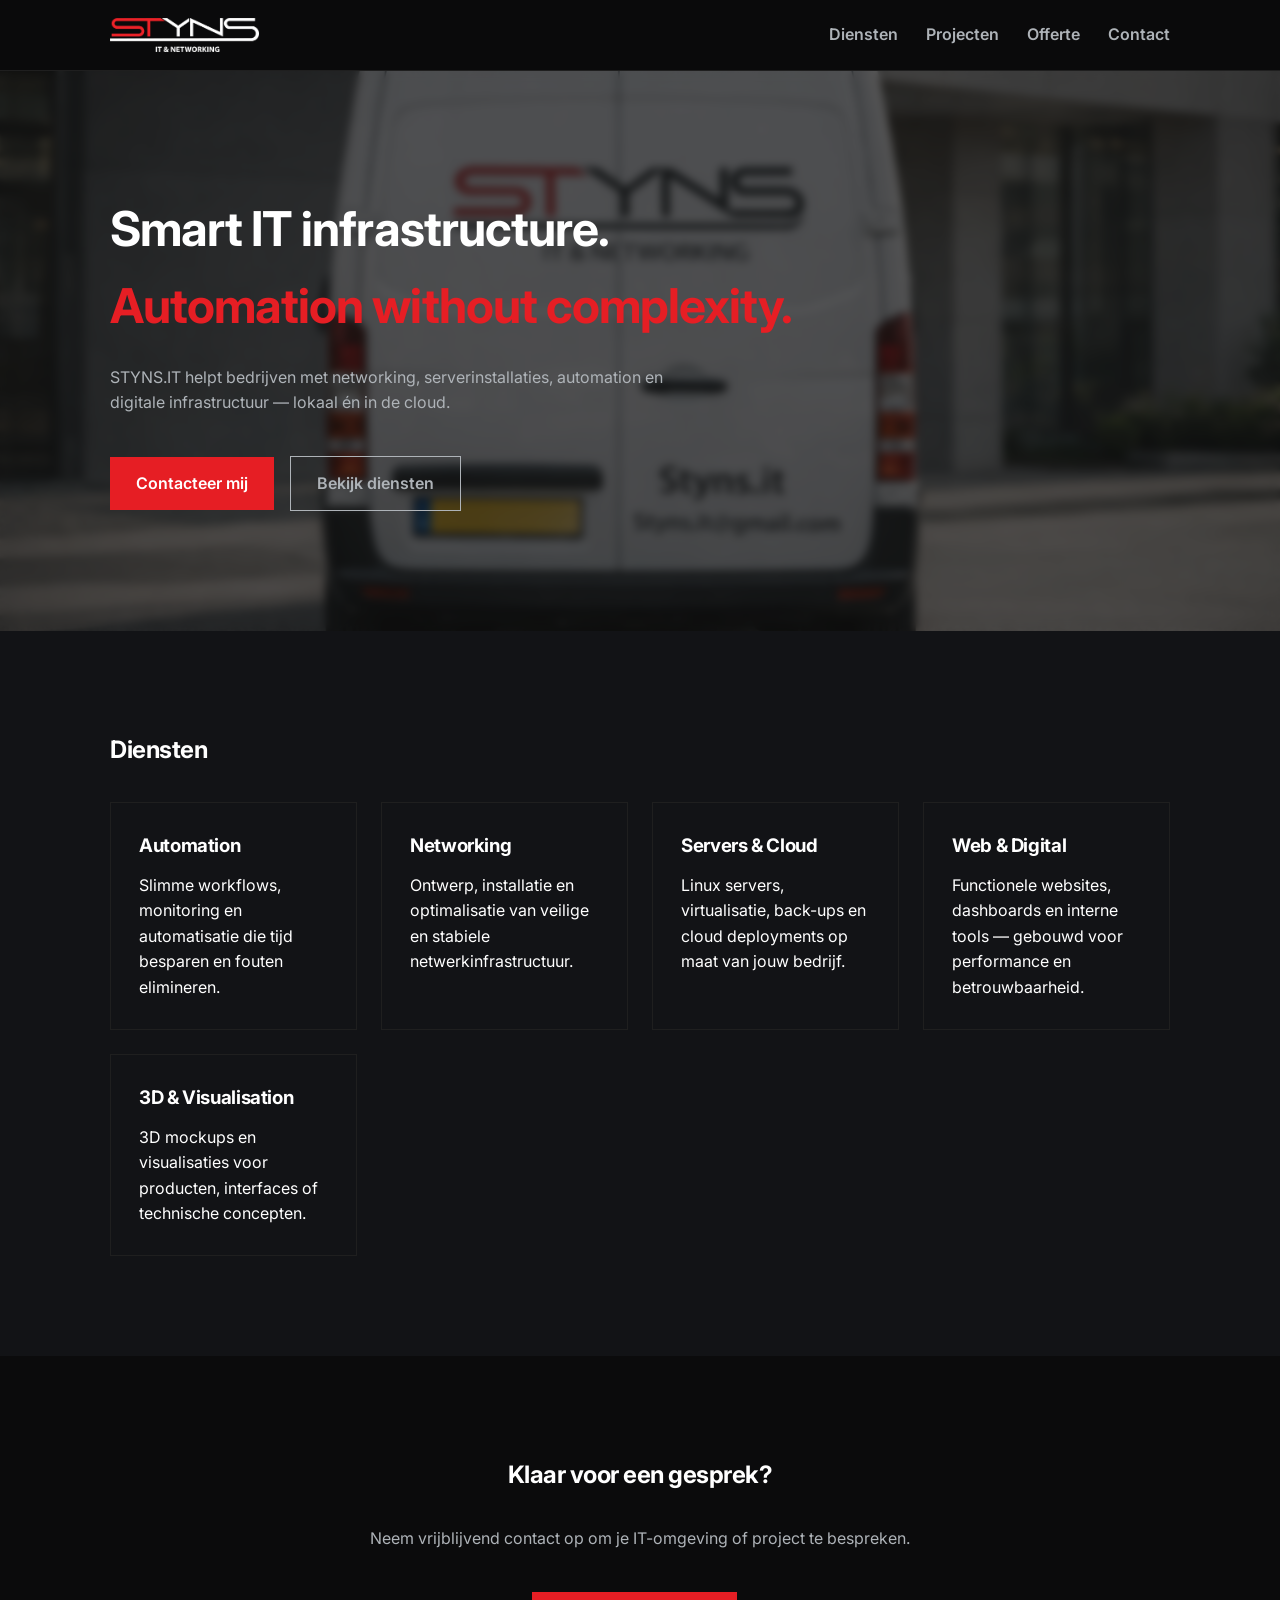
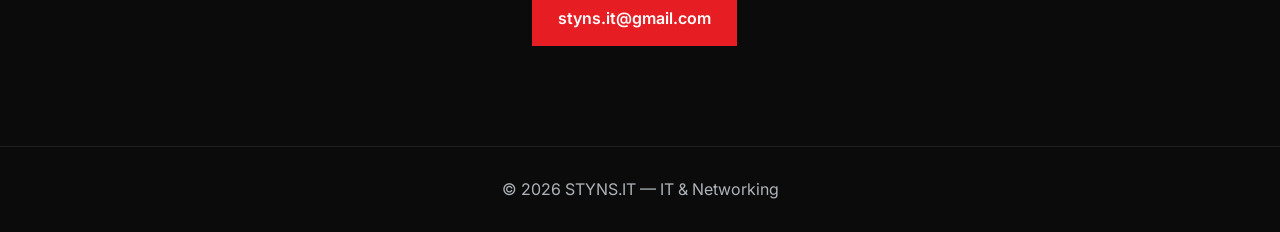
<file: index.html>
<!DOCTYPE html>
<html lang="nl">
<head>
  <meta charset="UTF-8" />
  <meta name="viewport" content="width=device-width, initial-scale=1.0" />

  <title>STYNS.IT — Automation, Networking & IT Infrastructure</title>

  <meta name="description"
        content="STYNS.IT levert professionele IT-oplossingen: automation, networking, serverinstallaties en web & cloud infrastructuur." />

  <!-- Favicon (later toevoegen) -->
  <!-- <link rel="icon" href="/favicon.ico"> -->

  <!-- Fonts -->
  <link rel="preconnect" href="https://fonts.googleapis.com">
  <link rel="preconnect" href="https://fonts.gstatic.com" crossorigin>
  <link href="https://fonts.googleapis.com/css2?family=Inter:wght@400;500;600;700;800&display=swap" rel="stylesheet">

  <!-- CSS -->
  <link rel="stylesheet" href="css/style.css">
</head>

<body>

  <!-- ================= HEADER ================= -->
  <header class="site-header">
    <div class="container header-inner">
      <img src="images/styns_white.png" alt="STYNS.IT logo" class="logo">

      <nav class="main-nav">
        <a href="#diensten">Diensten</a>
        <a href="#projecten">Projecten</a>
        <a href="offerte.html" class="nav-cta">Offerte</a>
        <a href="#contact">Contact</a>
      </nav>
    </div>
  </header>

  <!-- ================= HERO ================= -->
  <section class="hero">
    <div class="container hero-inner">
      <h1>
        Smart IT infrastructure.<br>
        <span>Automation without complexity.</span>
      </h1>

      <p class="hero-subtitle">
        STYNS.IT helpt bedrijven met networking, serverinstallaties,
        automation en digitale infrastructuur — lokaal én in de cloud.
      </p>

      <div class="hero-actions">
        <a href="#contact" class="btn primary">Contacteer mij</a>
        <a href="#diensten" class="btn secondary">Bekijk diensten</a>
      </div>
    </div>
  </section>

  <!-- ================= DIENSTEN ================= -->
  <section id="diensten" class="services">
    <div class="container">
      <h2>Diensten</h2>

      <div class="service-grid">

        <div class="service-card">
          <h3>Automation</h3>
          <p>
            Slimme workflows, monitoring en automatisatie
            die tijd besparen en fouten elimineren.
          </p>
        </div>

        <div class="service-card">
          <h3>Networking</h3>
          <p>
            Ontwerp, installatie en optimalisatie van veilige
            en stabiele netwerkinfrastructuur.
          </p>
        </div>

        <div class="service-card">
          <h3>Servers & Cloud</h3>
          <p>
            Linux servers, virtualisatie, back-ups en cloud deployments
            op maat van jouw bedrijf.
          </p>
        </div>

        <div class="service-card">
          <h3>Web & Digital</h3>
          <p>
            Functionele websites, dashboards en interne tools —
            gebouwd voor performance en betrouwbaarheid.
          </p>
        </div>

        <div class="service-card">
          <h3>3D & Visualisation</h3>
          <p>
            3D mockups en visualisaties voor producten,
            interfaces of technische concepten.
          </p>
        </div>

      </div>
    </div>
  </section>

  <!-- ================= CONTACT ================= -->
  <section id="contact" class="contact">
    <div class="container contact-inner">
      <h2>Klaar voor een gesprek?</h2>

      <p>
        Neem vrijblijvend contact op om je IT-omgeving
        of project te bespreken.
      </p>

      <a href="mailto:styns.it@gmail.com" class="btn primary">
        styns.it@gmail.com
      </a>
    </div>
  </section>

  <!-- ================= FOOTER ================= -->
  <footer class="site-footer">
    <div class="container footer-inner">
      <p>© 2026 STYNS.IT — IT & Networking</p>
    </div>
  </footer>

</body>
</html>
</file>
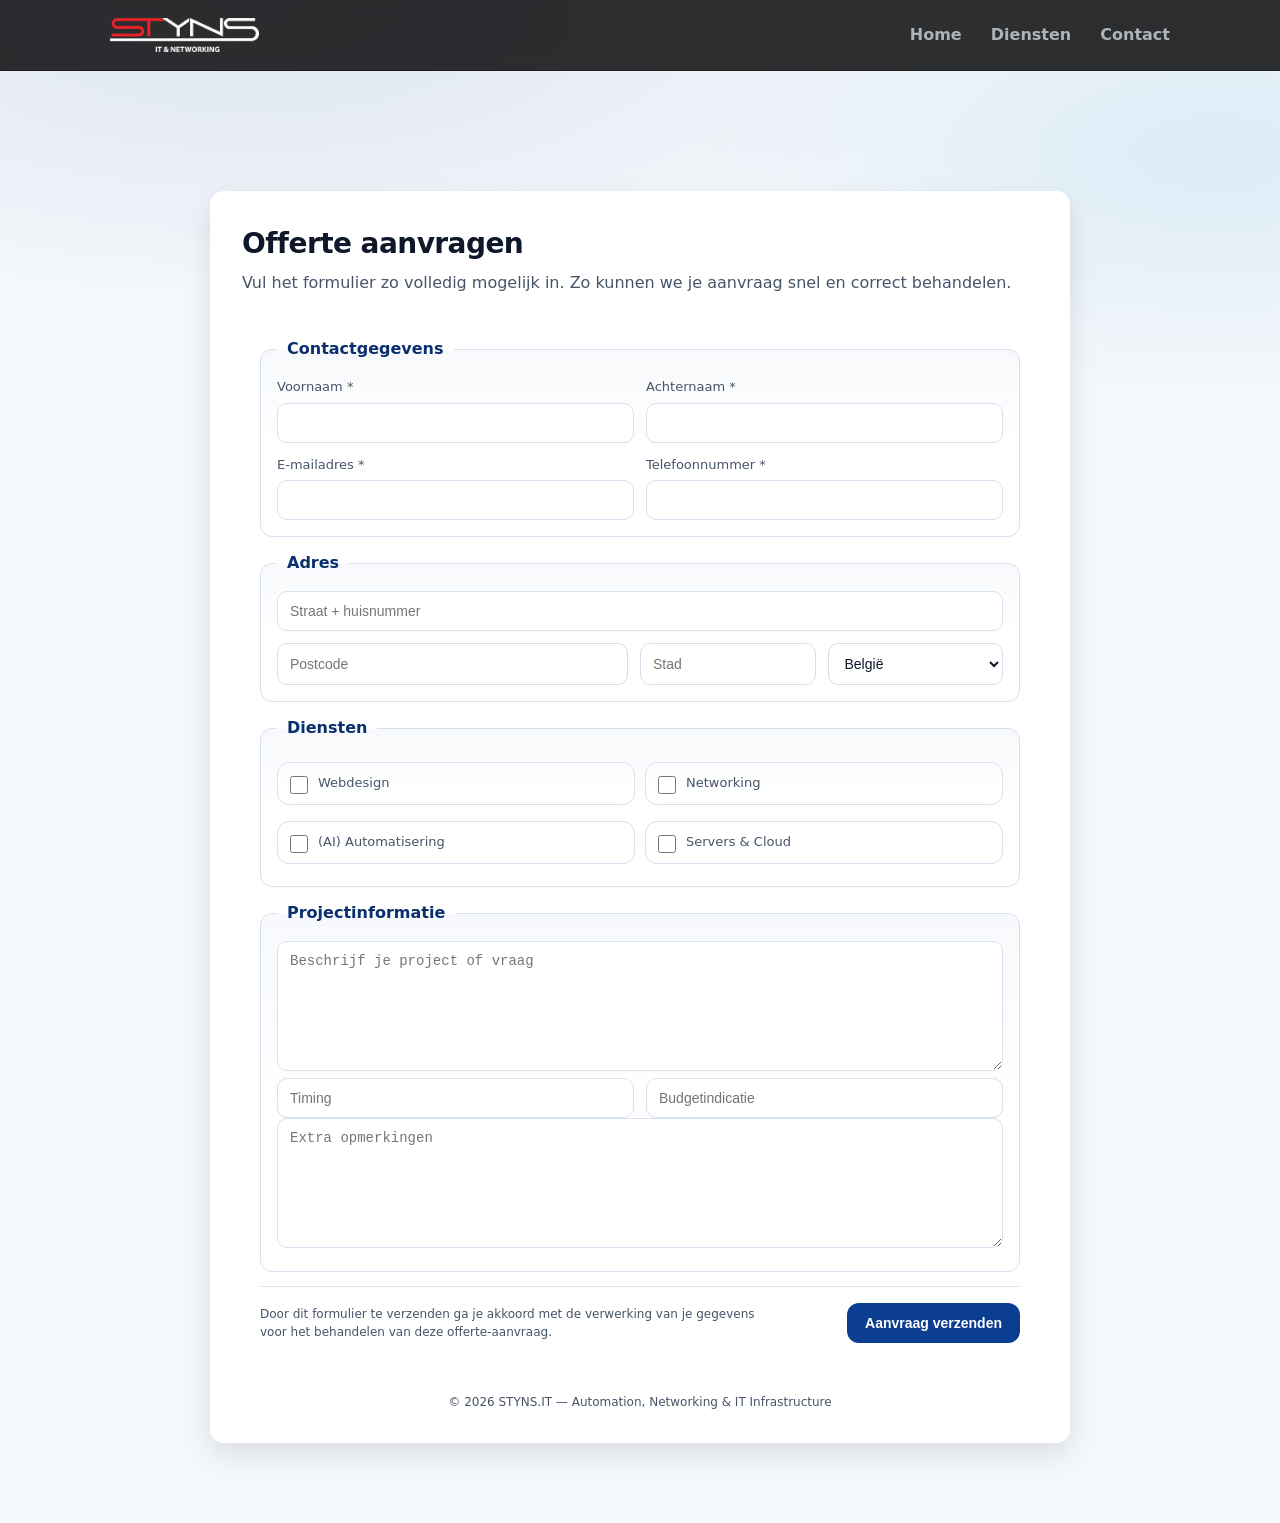
<file: offerte.html>
<!DOCTYPE html>
<html lang="nl">
<head>
  <meta charset="UTF-8" />
  <meta name="viewport" content="width=device-width, initial-scale=1.0" />

  <title>Offerte aanvragen — STYNS.IT</title>

  <meta name="description"
        content="Vraag een offerte aan bij STYNS.IT voor automation, networking, servers en IT-infrastructuur." />

  <!-- Fonts -->
  <link rel="preconnect" href="https://fonts.googleapis.com">
  <link rel="preconnect" href="https://fonts.gstatic.com" crossorigin>
  <link href="https://fonts.googleapis.com/css2?family=Inter:wght@400;500;600;700;800&display=swap" rel="stylesheet">

  <!-- Main site CSS -->
  <link rel="stylesheet" href="css/style.css">

  <!-- Offerte styles moved to css/style.css -->
</head>

<body class="page-offerte">

<!-- ================= HEADER ================= -->
<header class="site-header">
  <div class="container header-inner">
    <img src="images/styns_white.png" alt="STYNS.IT logo" class="logo">

    <nav class="main-nav">
      <a href="index.html">Home</a>
      <a href="index.html#diensten">Diensten</a>
      <a href="index.html#contact">Contact</a>
    </nav>
  </div>
</header>

<!-- ================= OFFERTAANVRAAG ================= -->
<main class="offerte-wrapper">

  <h1>Offerte aanvragen</h1>
  <p class="offerte-subtitle">
    Vul het formulier zo volledig mogelijk in. Zo kunnen we je aanvraag snel en correct behandelen.
  </p>

  <!-- ⚠️ FORM INHOUD = 100% ONGEWIJZIGD -->
  <form method="POST" action="https://hook.eu2.make.com/0b8hldolbdjwkuovet3kbu8blt47l9sx">
    <input type="hidden" name="bron" value="offerte-aanvraag" />
    <input type="hidden" name="bedrijf" value="Styns IT & Networking" />

    <fieldset>
      <legend>Contactgegevens</legend>
      <div class="grid two">
        <div>
          <label>Voornaam *</label>
          <input name="voornaam" type="text" required>
        </div>
        <div>
          <label>Achternaam *</label>
          <input name="achternaam" type="text" required>
        </div>
        <div>
          <label>E-mailadres *</label>
          <input name="email" type="email" required>
        </div>
        <div>
          <label>Telefoonnummer *</label>
          <input name="telefoon" type="tel" required>
        </div>
      </div>
    </fieldset>

    <fieldset>
      <legend>Adres</legend>
      <div class="grid">
        <input name="straat" type="text" placeholder="Straat + huisnummer">
        <div class="grid three">
          <input name="postcode" type="text" placeholder="Postcode">
          <input name="stad" type="text" placeholder="Stad">
          <select name="land">
            <option>België</option>
            <option>Nederland</option>
            <option>Luxemburg</option>
            <option>Frankrijk</option>
            <option>Duitsland</option>
          </select>
        </div>
      </div>
    </fieldset>

    <fieldset>
      <legend>Diensten</legend>
      <div class="checks">
        <label class="check"><input type="checkbox" name="diensten[]" value="Webdesign"> Webdesign</label>
        <label class="check"><input type="checkbox" name="diensten[]" value="Networking"> Networking</label>
        <label class="check"><input type="checkbox" name="diensten[]" value="Automatisering"> (AI) Automatisering</label>
        <label class="check"><input type="checkbox" name="diensten[]" value="Servers"> Servers & Cloud</label>
      </div>
    </fieldset>

    <fieldset>
      <legend>Projectinformatie</legend>
      <textarea name="beschrijving" required placeholder="Beschrijf je project of vraag"></textarea>
      <div class="grid two">
        <input name="timing" type="text" placeholder="Timing">
        <input name="budget" type="text" placeholder="Budgetindicatie">
      </div>
      <textarea name="opmerkingen" placeholder="Extra opmerkingen"></textarea>
    </fieldset>

    <div class="actions">
      <p class="legal">
        Door dit formulier te verzenden ga je akkoord met de verwerking van je gegevens
        voor het behandelen van deze offerte-aanvraag.
      </p>
      <button type="submit" class="btn-submit">Aanvraag verzenden</button>
    </div>
  </form>

  <div class="offerte-footer">
    © 2026 STYNS.IT — Automation, Networking & IT Infrastructure
  </div>

</main>

</body>
</html>
</file>
<file: css/style.css>
/* ================= VARIABLES ================= */
:root {
  --red: #E61E24;
  --black: #0B0B0C;
  --dark: #121316;
  --gray: #AEB3B8;
  --white: #FFFFFF;
}

/* ================= RESET ================= */
* {
  margin: 0;
  padding: 0;
  box-sizing: border-box;
}

body {
  font-family: 'Inter', system-ui, sans-serif;
  background-color: var(--black);
  color: var(--white);
  line-height: 1.6;
}

/* ================= GLOBAL ================= */
.container {
  width: 100%;
  max-width: 1100px;
  margin: 0 auto;
  padding: 0 20px;
}

h1, h2, h3 {
  font-weight: 700;
  letter-spacing: -0.02em;
}

h2 {
  margin-bottom: 2rem;
}

a {
  text-decoration: none;
  color: inherit;
}

/* ================= HEADER ================= */
.site-header {
  border-bottom: 1px solid #1f1f1f;
  background-color: rgba(11,11,12,0.85);
  backdrop-filter: blur(6px);
  position: sticky;
  top: 0;
  z-index: 10;
}

.header-inner {
  display: flex;
  justify-content: space-between;
  align-items: center;
  height: 70px;
}

.logo {
  height: 34px;
}

.icon {
  height: 24px;
  width: auto;
  max-width: 40px;
  margin-right: 10px;
  vertical-align: middle;
  display: inline-block;
  object-fit: contain;
}

.main-nav a {
  margin-left: 24px;
  font-weight: 600;
  color: var(--gray);
}

.main-nav a:hover {
  color: var(--white);
}

.nav-cta {
  color: var(--red);
}

/* ================= HERO ================= */
.hero {
  padding: 120px 0;
  position: relative;
  background-image: url("../images/header.png");
  background-size: cover;
  background-position: center;
  background-repeat: no-repeat;
  color: var(--white);
  overflow: hidden;
}

.hero::before {
  content: "";
  position: absolute;
  inset: 0;
  background: rgba(16,16,16,0.68); /* donkerdere grijze overlay voor betere leesbaarheid */
  backdrop-filter: blur(4px); /* subtiele wazigheid achter overlay */
  -webkit-backdrop-filter: blur(4px);
  z-index: 0;
}

.hero .hero-inner {
  position: relative;
  z-index: 1;
}

.hero h1 {
  font-size: 3rem;
  max-width: 720px;
}

.hero h1 span {
  color: var(--red);
}

.hero-subtitle {
  margin-top: 20px;
  max-width: 600px;
  color: var(--gray);
}

.hero-actions {
  margin-top: 40px;
}

/* ================= BUTTONS ================= */
.btn {
  display: inline-block;
  padding: 14px 26px;
  font-weight: 600;
  border: 1px solid var(--gray);
  margin-right: 12px;
}

.btn.primary {
  background-color: var(--red);
  color: var(--white);
  border: none;
}

.btn.secondary {
  color: var(--gray);
}

.btn:hover {
  opacity: 0.9;
}

/* ================= SERVICES ================= */
.services {
  padding: 100px 0;
  background-color: var(--dark);
}

.service-grid {
  display: grid;
  grid-template-columns: repeat(auto-fit, minmax(240px, 1fr));
  gap: 24px;
}

.service-card {
  border: 1px solid #1f1f1f;
  padding: 28px;
}

.service-card h3 {
  margin-bottom: 12px;
}

/* ================= CONTACT ================= */
.contact {
  padding: 100px 0;
  text-align: center;
}

.contact p {
  margin: 20px 0 40px;
  color: var(--gray);
}

/* ================= FOOTER ================= */
.site-footer {
  border-top: 1px solid #1f1f1f;
  padding: 30px 0;
  text-align: center;
  color: var(--gray);
}

/* ================= PAGE-SPECIFIC: Offerte pages (scoped) ================= */
body.page-offerte {
  --bg: #f4f7fb;
  --card: #ffffff;
  --ink: #0f172a;
  --muted: #475569;
  --line: #d6e0ee;
  --brand: #0b3d91;
  --brand-2: #0a2f6e;
  --focus: rgba(11, 61, 145, 0.18);
  --shadow: 0 12px 28px rgba(2, 6, 23, 0.10);
  --radius: 14px;
}

body.page-offerte {
  margin: 0;
  font-family: system-ui, -apple-system, Segoe UI, Roboto, Arial, sans-serif;
  color: var(--ink);
  background: radial-gradient(1200px 500px at 20% 0%, rgba(11, 61, 145, 0.10), transparent 60%),
              radial-gradient(900px 400px at 95% 10%, rgba(2, 132, 199, 0.10), transparent 60%),
              var(--bg);
  line-height: 1.5;
}

body.page-offerte .wrap{
  max-width: 860px;
  margin: 0 auto;
  padding: 28px 18px 48px;
}

/* Backwards compatibility for existing offerte markup */
body.page-offerte .offerte-wrapper{
  max-width:860px;
  margin:120px auto 80px;
  background:#ffffff;
  border-radius:14px;
  padding:32px;
  box-shadow:0 12px 28px rgba(2,6,23,.10);
}

body.page-offerte .offerte-wrapper h1{ margin-top:0; font-size:28px; letter-spacing:-0.02em; }
body.page-offerte .offerte-subtitle{ color:#475569; margin-bottom:24px; }
body.page-offerte .btn-submit{ background:#0b3d91; color:#fff; border:none; border-radius:12px; padding:12px 18px; font-weight:700; cursor:pointer; font-size:14px; }
body.page-offerte .btn-submit:hover{ background:#0a2f6e; }
body.page-offerte .offerte-footer{ text-align:center; font-size:12px; color:#475569; margin-top:32px; }


body.page-offerte header{ text-align: center; padding: 12px 0 20px; }

body.page-offerte .brand{ display: inline-flex; align-items: center; gap: 10px; padding: 10px 14px; border: 1px solid rgba(214, 224, 238, 0.9); border-radius: 999px; background: rgba(255,255,255,0.75); backdrop-filter: blur(8px); }

body.page-offerte .badge{ width: 34px; height: 34px; border-radius: 10px; background: linear-gradient(135deg, var(--brand), #1d4ed8); box-shadow: 0 10px 18px rgba(11, 61, 145, 0.25); position: relative; flex: 0 0 auto; }

body.page-offerte h1{ margin: 14px 0 6px; font-size: clamp(22px, 2.4vw, 30px); letter-spacing: -0.02em; }
body.page-offerte .subtitle{ margin: 0; color: var(--muted); font-size: 15px; }

body.page-offerte .card{ background: var(--card); border: 1px solid rgba(214, 224, 238, 0.95); border-radius: var(--radius); box-shadow: var(--shadow); overflow: hidden; }
body.page-offerte .card-top{ padding: 18px 18px 0; }
body.page-offerte .info{ margin: 10px 0 0; color: var(--muted); font-size: 13px; }

body.page-offerte form{ padding: 18px; }

body.page-offerte fieldset{ border: 1px solid var(--line); border-radius: 12px; padding: 16px; margin: 0 0 14px; background: linear-gradient(180deg, rgba(11,61,145,0.03), transparent 55%); }
body.page-offerte legend{ padding: 0 10px; font-weight: 650; color: var(--brand-2); }

body.page-offerte .grid{ display: grid; grid-template-columns: 1fr; gap: 12px; }
@media (min-width: 720px){ body.page-offerte .grid.two{ grid-template-columns: 1fr 1fr; } body.page-offerte .grid.three{ grid-template-columns: 2fr 1fr 1fr; } }

body.page-offerte label{ display: block; font-size: 13px; color: var(--muted); margin: 0 0 6px; }
body.page-offerte .req{ color: #b91c1c; font-weight: 700; margin-left: 4px; }

body.page-offerte input[type="text"],
body.page-offerte input[type="email"],
body.page-offerte input[type="tel"],
body.page-offerte input[type="number"],
body.page-offerte select,
body.page-offerte textarea{
  width: 100%;
  border: 1px solid var(--line);
  background: #fff;
  color: var(--ink);
  border-radius: 10px;
  padding: 11px 12px;
  outline: none;
  transition: box-shadow 120ms ease, border-color 120ms ease;
  font-size: 14px;
}

body.page-offerte textarea{ min-height: 130px; resize: vertical; }

body.page-offerte input:focus, body.page-offerte select:focus, body.page-offerte textarea:focus{ border-color: rgba(11, 61, 145, 0.65); box-shadow: 0 0 0 4px var(--focus); }

body.page-offerte .checks{ display: grid; grid-template-columns: 1fr; gap: 10px; margin-top: 6px; }
@media (min-width: 720px){ body.page-offerte .checks{ grid-template-columns: 1fr 1fr; } }

body.page-offerte .check{ display: flex; align-items: flex-start; gap: 10px; padding: 10px 12px; border: 1px solid var(--line); border-radius: 12px; background: rgba(255,255,255,0.75); }
body.page-offerte .check input{ margin-top: 3px; width: 18px; height: 18px; }
body.page-offerte .check .txt{ margin: 0; font-size: 14px; color: var(--ink); line-height: 1.35; }

body.page-offerte .hint{ margin: 6px 0 0; font-size: 12px; color: var(--muted); }

body.page-offerte .actions{ display: flex; flex-wrap: wrap; align-items: center; justify-content: space-between; gap: 12px; margin-top: 10px; padding-top: 16px; border-top: 1px solid rgba(214, 224, 238, 0.9); }

body.page-offerte .btn{ appearance: none; border: 0; border-radius: 12px; padding: 12px 16px; background: linear-gradient(135deg, var(--brand), #1d4ed8); color: #fff; font-weight: 700; font-size: 14px; cursor: pointer; box-shadow: 0 10px 18px rgba(11, 61, 145, 0.18); transition: transform 120ms ease, box-shadow 120ms ease; }
body.page-offerte .btn:hover{ transform: translateY(-1px); box-shadow: 0 14px 24px rgba(11, 61, 145, 0.22); }
body.page-offerte .btn:active{ transform: translateY(0px); box-shadow: 0 10px 18px rgba(11, 61, 145, 0.18); }

body.page-offerte .legal{ margin: 0; font-size: 12px; color: var(--muted); max-width: 520px; }
body.page-offerte .footer{ text-align: center; padding: 14px 18px 18px; color: var(--muted); font-size: 12px; border-top: 1px solid rgba(214, 224, 238, 0.95); background: rgba(244, 247, 251, 0.55); }
body.page-offerte .footer a{ color: var(--brand); text-decoration: none; }
body.page-offerte .footer a:hover{ text-decoration: underline; }
body.page-offerte .sr-only{ position: absolute; width: 1px; height: 1px; padding: 0; margin: -1px; overflow: hidden; clip: rect(0, 0, 0, 0); white-space: nowrap; border: 0; }

/* ================= PAGE-SPECIFIC: Formulier page (scoped) ================= */
body.page-formulier {
  --bg:#ffffff;
  --panel:#f6f7f8;
  --muted:#6b7280;
  --accent:#0b6cff;
  --danger:#d32f2f;
  --radius:10px;
  --max-width:920px;
}

body.page-formulier, body.page-formulier *{ box-sizing: border-box; }
body.page-formulier html, body.page-formulier body{ height:100%; }
body.page-formulier body{ margin:0; font-family:Inter, system-ui, -apple-system, "Segoe UI", Roboto, "Helvetica Neue", Arial; background:linear-gradient(180deg,#fbfdff 0%, #f8fafc 100%); color:#111827; -webkit-font-smoothing:antialiased; -moz-osx-font-smoothing:grayscale; padding:24px; display:flex; align-items:center; justify-content:center; }

body.page-formulier .container{ width:100%; max-width:var(--max-width); background:var(--bg); border-radius:var(--radius); box-shadow:0 6px 20px rgba(17,24,39,0.08); padding:20px; margin:12px; }

body.page-formulier header{ display:flex; align-items:flex-start; gap:12px; margin-bottom:18px; }
body.page-formulier .brand{ display:flex; flex-direction:column; }
body.page-formulier h1{ margin:0 0 6px 0; font-size:1.125rem; }
body.page-formulier p.lead{ margin:0; color:var(--muted); font-size:0.95rem; }

body.page-formulier form{ display:block; width:100%; background:transparent; }
body.page-formulier .grid{ display:grid; gap:12px; }
@media(min-width:720px){ body.page-formulier .two-col{ grid-template-columns:1fr 1fr; gap:12px } body.page-formulier .three-col{ grid-template-columns:1fr 1fr 1fr; gap:12px } }

body.page-formulier label{ display:block; font-weight:600; margin-bottom:6px; font-size:0.92rem; }
body.page-formulier input[type="text"], body.page-formulier input[type="email"], body.page-formulier select, body.page-formulier textarea, body.page-formulier .file-input{ width:100%; padding:12px 14px; border-radius:8px; border:1px solid #e6e9ee; background:var(--panel); font-size:0.95rem; color:#111827; }
body.page-formulier textarea{ min-height:110px; resize:vertical }
body.page-formulier .hint{ font-size:0.85rem; color:var(--muted); margin-top:6px }
body.page-formulier .field{ margin-bottom:14px; }
body.page-formulier .inline{ display:flex; gap:10px; align-items:center; flex-wrap:wrap; }
body.page-formulier .checkbox-group label{ font-weight:500; display:flex; gap:8px; align-items:center; padding:8px 10px; border-radius:8px; background:#f8fafb; border:1px solid #eef2f6; cursor:pointer; font-size:0.95rem; }
body.page-formulier .errors{ color:var(--danger); font-size:0.88rem; margin-top:6px; display:none }
body.page-formulier .errors.active{ display:block }
body.page-formulier .actions{ display:flex; gap:12px; align-items:center; margin-top:10px; }
body.page-formulier .btn{ display:inline-flex; align-items:center; gap:10px; padding:10px 14px; border-radius:10px; border:0; cursor:pointer; font-weight:600; font-size:0.95rem; }
body.page-formulier .btn-primary{ background:var(--accent); color:#fff; box-shadow:0 4px 10px rgba(11,108,255,0.14); }
body.page-formulier .btn[disabled]{ opacity:0.6; cursor:default }
body.page-formulier .success{ padding:10px 14px; border-radius:8px; background:#ecfdf5; border:1px solid #bdeacf; color:#065f46; font-weight:600; }
body.page-formulier .spinner{ width:16px;height:16px;border:2px solid rgba(255,255,255,0.35); border-top-color:rgba(255,255,255,0.95); border-radius:50%; animation:spin 1s linear infinite; }
@keyframes spin{ to{ transform:rotate(360deg) } }
body.page-formulier footer{ margin-top:18px; font-size:0.82rem; color:var(--muted); }
body.page-formulier .conditional{ display:none } body.page-formulier .conditional.active{ display:block }
body.page-formulier .form-top{ position:sticky; top:0; background:var(--bg); padding:10px 0 8px; z-index:6; border-bottom:1px solid #f3f6f9 }


/* ===== Override: make offerte header match main site header ===== */
/* Keep the offerte page visual styles, but use the site's header layout */
body.page-offerte .site-header {
  border-bottom: 1px solid #1f1f1f;
  background-color: rgba(11,11,12,0.85);
  backdrop-filter: blur(6px);
  position: sticky;
  top: 0;
  z-index: 10;
}

body.page-offerte .site-header .header-inner {
  display: flex;
  justify-content: space-between;
  align-items: center;
  height: 70px;
}

/* ensure logo sizing and nav spacing match the main site */
body.page-offerte .site-header .logo { height: 34px; }
body.page-offerte .site-header .main-nav a { margin-left: 24px; font-weight: 600; color: var(--gray); }
body.page-offerte .site-header .main-nav a:hover { color: var(--white); }
body.page-offerte .site-header .nav-cta { color: var(--red); }

/* undo the centered header override applied earlier */
body.page-offerte header { text-align: left; padding: 0; }
</file>
